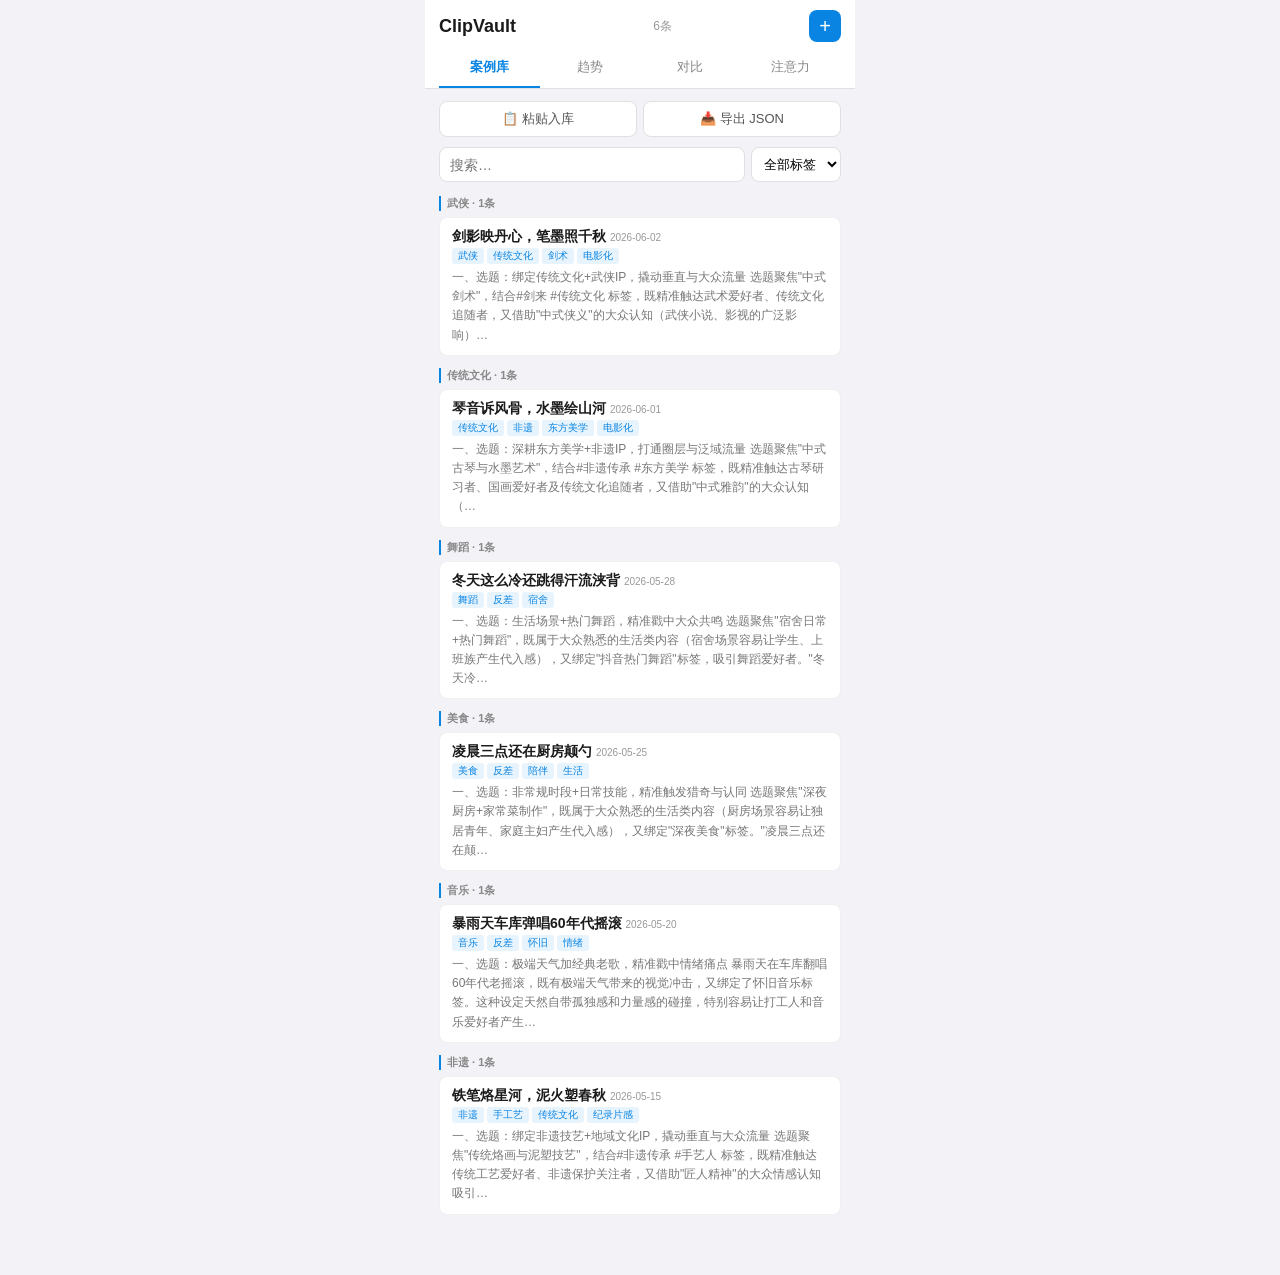
<file: index.html>
<!DOCTYPE html>
<html lang="zh-CN">
<head>
<meta charset="UTF-8">
<meta name="viewport" content="width=device-width, initial-scale=1.0, viewport-fit=cover">
<meta name="apple-mobile-web-app-capable" content="yes">
<meta name="apple-mobile-web-app-status-bar-style" content="default">
<link rel="manifest" href="manifest.json">
<link rel="stylesheet" href="style.css">
<title>ClipVault</title>
</head>
<body>

<header>
    <div class="hdr-top">
        <h1>ClipVault</h1>
        <span class="hdr-count" id="totalBadge">0条</span>
    </div>
    <div class="tabs">
        <button class="tab on" onclick="switchTab(0,this)">案例库</button>
        <button class="tab" onclick="switchTab(1,this)">趋势</button>
        <button class="tab" onclick="switchTab(2,this)">对比</button>
        <button class="tab" onclick="switchTab(3,this)">注意力</button>
    </div>
</header>

<!-- 案例库 -->
<div class="panel active" id="p0">
    <div class="action-bar">
        <button class="act-btn" id="pasteBtn">📋 粘贴入库</button>
        <button class="act-btn" id="exportBtn">📥 导出 JSON</button>
    </div>
    <div class="search-wrap">
        <input type="text" placeholder="搜索…" id="searchInput">
        <select id="tagFilter"><option value="">全部标签</option></select>
    </div>
    <div id="clusterList"></div>
</div>

<!-- 趋势 -->
<div class="panel" id="p1">
    <div class="section-label">本月上升</div>
    <div id="trendUp"></div>
    <div class="section-label">本月下降</div>
    <div id="trendDown"></div>
    <div class="section-label">标签分布</div>
    <div id="tagCloud"></div>
</div>

<!-- 对比 -->
<div class="panel" id="p2">
    <div class="search-wrap">
        <select id="comparePick"><option value="">选择案例…</option></select>
    </div>
    <div id="compareResult"></div>
</div>

<!-- 注意力 -->
<div class="panel" id="p3">
    <div id="attentionResult"></div>
</div>

<!-- 详情 -->
<div class="panel" id="detailPanel">
    <div class="detail-hdr">
        <button onclick="hideDetail()">← 返回</button>
        <button onclick="editCurrent()" style="color:#0984e3;">编辑</button>
    </div>
    <div id="detailContent"></div>
</div>

<!-- 编辑 -->
<div class="panel" id="editPanel">
    <div class="detail-hdr">
        <button onclick="hideEditor()">← 返回</button>
        <button onclick="saveEntry()" style="color:#0984e3;">保存</button>
        <button onclick="deleteEntry()" style="color:#d63031;">删除</button>
    </div>
    <input type="text" id="editTitle" placeholder="标题">
    <textarea id="editBody" rows="14" placeholder="粘贴豆包分析结果…"></textarea>
    <input type="text" id="editTags" placeholder="标签（逗号分隔）">
</div>

<script src="app.js"></script>
</body>
</html>
</file>
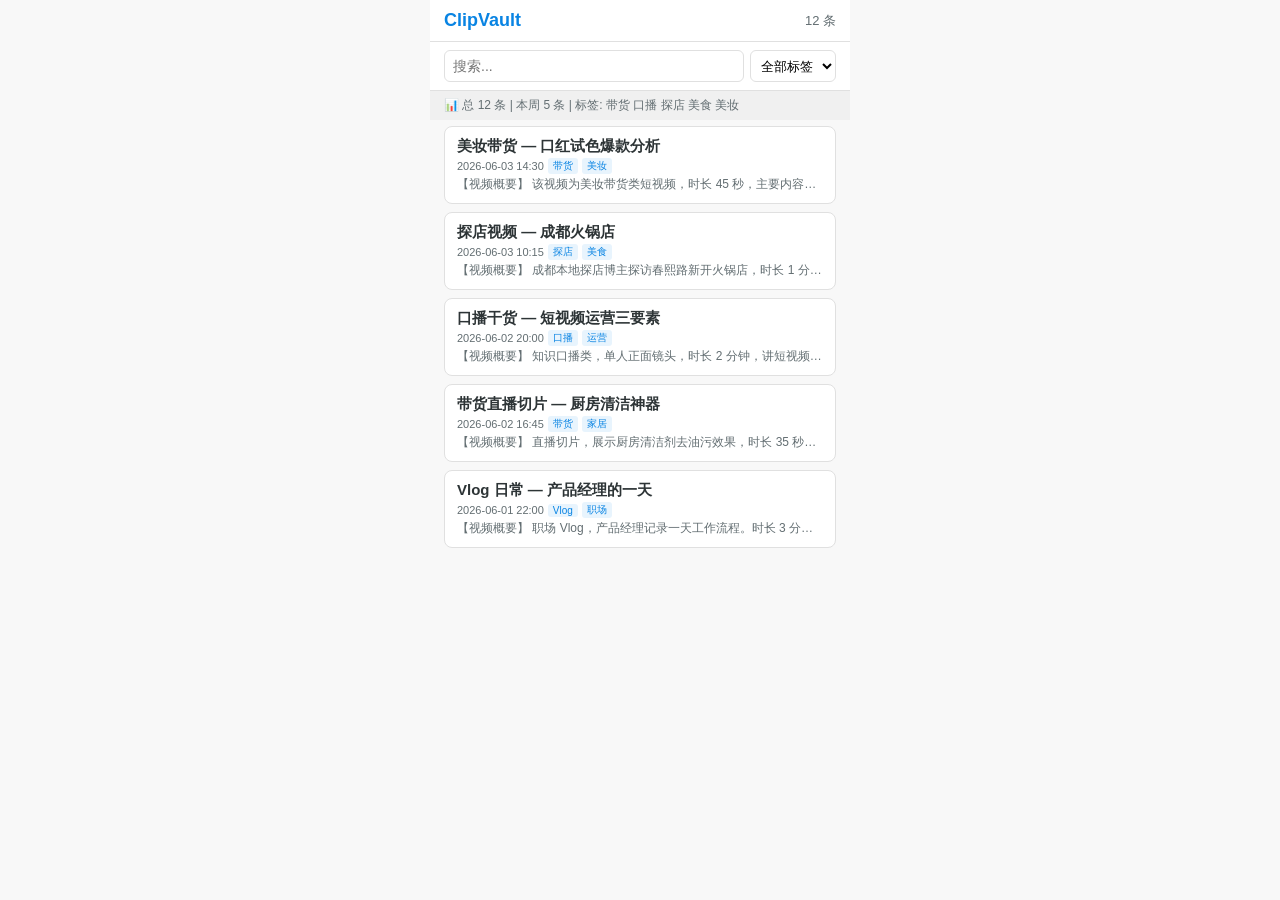
<file: demo.html>
<!DOCTYPE html>
<html lang="zh-CN">
<head>
<meta charset="UTF-8">
<meta name="viewport" content="width=device-width, initial-scale=1.0">
<title>ClipVault Demo — 效果预览</title>
<style>
* { box-sizing:border-box; margin:0; padding:0; }
html { font-size:16px; }
body {
    font-family: -apple-system, "Microsoft YaHei", "PingFang SC", sans-serif;
    background: #f8f8f8; color: #2d3436;
    max-width: 420px; margin: 0 auto; min-height: 100vh;
}
header {
    display:flex; align-items:center; justify-content:space-between;
    padding:10px 14px; background:#fff; border-bottom:1px solid #e0e0e0;
    position:sticky; top:0; z-index:10;
}
header h1 { font-size:18px; font-weight:700; color:#0984e3; }
.btn { background:#0984e3; color:#fff; border:none; border-radius:6px;
       padding:6px 12px; font-size:13px; cursor:pointer; }
.search-bar { display:flex; gap:6px; padding:8px 14px; background:#fff; border-bottom:1px solid #e0e0e0; }
.search-bar input { flex:1; border:1px solid #e0e0e0; border-radius:6px; padding:7px 8px; font-size:14px; }
.search-bar select { border:1px solid #e0e0e0; border-radius:6px; padding:6px; font-size:13px; max-width:100px; background:#fff; }
.stats { padding:6px 14px; font-size:12px; color:#636e72; background:#f0f0f0; display:flex; gap:12px; }
.list { padding:6px 14px; }
.card {
    background:#fff; border-radius:8px; padding:10px 12px; margin-bottom:8px;
    cursor:pointer; border:1px solid #e0e0e0;
}
.card:active { background:#f0f0f0; }
.card-title { font-size:15px; font-weight:600; margin-bottom:2px; }
.card-meta { font-size:11px; color:#636e72; margin-bottom:2px; display:flex; gap:4px; flex-wrap:wrap; align-items:center; }
.tag { background:#e8f4fd; color:#0984e3; border-radius:3px; padding:1px 5px; font-size:10px; }
.card-preview { font-size:12px; color:#636e72; white-space:nowrap; overflow:hidden; text-overflow:ellipsis; }
.empty { text-align:center; padding:40px 20px; color:#b2bec3; font-size:14px; }
.detail { position:fixed; top:0; left:50%; transform:translateX(-50%); width:100%; max-width:420px;
          height:100%; background:#fff; z-index:20; overflow-y:auto; padding:14px; display:none; }
.detail.show { display:block; }
.detail h2 { font-size:17px; margin-bottom:4px; padding-right:30px; }
.detail .meta { font-size:12px; color:#636e72; margin-bottom:12px; display:flex; gap:6px; flex-wrap:wrap; }
.detail .content { font-size:14px; line-height:1.8; white-space:pre-wrap; word-break:break-word; }
.back { background:none; border:none; font-size:22px; cursor:pointer; color:#636e72; position:absolute; top:14px; right:14px; }
</style>
</head>
<body>

<header>
    <h1>ClipVault</h1>
    <span style="font-size:13px;color:#636e72">12 条</span>
</header>

<div class="search-bar">
    <input type="text" placeholder="搜索..." oninput="filter()">
    <select onchange="filter()">
        <option value="">全部标签</option>
        <option>带货</option>
        <option>口播</option>
        <option>探店</option>
        <option>美妆</option>
        <option>运营</option>
    </select>
</div>

<div class="stats">📊 总 12 条 | 本周 5 条 | 标签: 带货 口播 探店 美食 美妆</div>

<div class="list" id="list"></div>

<div class="detail" id="detail">
    <button class="back" onclick="hideDetail()">✕</button>
    <h2 id="dTitle"></h2>
    <div class="meta" id="dMeta"></div>
    <div class="content" id="dContent"></div>
</div>

<script>
const DATA = [
    {
        title:"美妆带货 — 口红试色爆款分析",
        date:"2026-06-03 14:30",
        tags:["带货","美妆"],
        content:`【视频概要】
该视频为美妆带货类短视频，时长 45 秒，主要内容为口红试色对比。

【用户画像】
目标受众：18-35 岁女性，关注美妆护肤内容。

【内容亮点】
1. 前 3 秒抓人：直接上唇试色，无废话开场
2. 对比展示：同一支口红在不同肤色上的效果，增强购买信心
3. 价格锚点：先提专柜价 299，再说直播间 79，制造超值感

【BGM 分析】
使用热门卡点音乐，节奏轻快，与试色切换频率匹配。

【转化分析】
评论区高频词：链接、色号、怎么买。转化意图明显。

【建议】
可在第 15 秒加入优惠券弹窗提示，进一步刺激下单。`
    },
    {
        title:"探店视频 — 成都火锅店",
        date:"2026-06-03 10:15",
        tags:["探店","美食"],
        content:`【视频概要】
成都本地探店博主探访春熙路新开火锅店，时长 1 分 20 秒。

【内容结构】
0-10s：店门口排队场景制造热闹感
10-30s：后厨展示食材新鲜度
30-60s：博主试吃点评（毛肚、鹅肠、锅底）
60-80s：价格公布（人均 68）+ 地址引导

【拍摄手法】
手持运镜为主，灯光偏暖色调，突出红油锅底的色泽。

【爆款因素】
• "排队两小时"制造稀缺感
• 人均 68 的价格对比春熙路地段形成强烈反差
• 结尾引导收藏，评论区置顶地址

【可复制点】
适合其他城市探店博主套用：排队→后厨→试吃→价格→地址 五段法。`
    },
    {
        title:"口播干货 — 短视频运营三要素",
        date:"2026-06-02 20:00",
        tags:["口播","运营"],
        content:`【视频概要】
知识口播类，单人正面镜头，时长 2 分钟，讲短视频运营的三个核心要素。

【核心观点】
1. 完播率 > 点赞数：前 3 秒决定 70% 的完播
2. 评论区互动权重上升：2026 年算法更看重评论深度而非数量
3. 发布时间窗口：工作日 12-13 点、20-22 点为最佳

【表达风格】
语速偏快（约 280 字/分钟），信息密度高，适合知识类受众。
背景为纯白墙面 + 环形灯补光，画面简洁。

【数据佐证】
博主引用自身账号数据：黄金 3 秒留存率 68%，完播率 42%。

【适用场景】
可拆解为 3 条独立短内容，分别投放不同时段测试转化。`
    },
    {
        title:"带货直播切片 — 厨房清洁神器",
        date:"2026-06-02 16:45",
        tags:["带货","家居"],
        content:`【视频概要】
直播切片，展示厨房清洁剂去油污效果，时长 35 秒。

【套路拆解】
• 视觉冲击：左边糊满油渍的灶台，右边一喷一抹就干净
• 限时福利：视频发布后 2 小时内下单送替换装
• 评论区控评：前 10 条评论均为已购好评

【数据分析】
点赞 2.3 万，评论 860，收藏 5200。
收藏/点赞比 = 22.6%，远高于行业均值 5%，实用性驱动。
预计带货转化率 3-5%。

【可优化点】
缺少真人出镜信任背书，可加入博主亲自试用镜头。`
    },
    {
        title:"Vlog 日常 — 产品经理的一天",
        date:"2026-06-01 22:00",
        tags:["Vlog","职场"],
        content:`【视频概要】
职场 Vlog，产品经理记录一天工作流程。时长 3 分钟。

【节奏分析】
• 0-30s：起床+通勤，节奏舒缓建立代入感
• 30-90s：上午会议+PRD 评审，信息密度高
• 90-150s：午休+下午需求沟通，节奏回落
• 150-180s：下班总结，金句收尾

BGM 从轻快→紧张→舒缓，与内容节奏同步变化。

【受众分析】
评论热词：真实、我也这样、羡慕。受众主要为 25-35 岁互联网从业者。
情感共鸣 > 信息增量，属于陪伴型内容。

【差异化】
同类 Vlog 多为大厂员工炫福利，这条突出真实压力，差异化明显。`
    },
];

function esc(s) {
    const d = document.createElement("div");
    d.textContent = s;
    return d.innerHTML;
}

let FILTERED = [...DATA];

function renderList(data) {
    const list = document.getElementById("list");
    if (!data.length) {
        list.innerHTML = '<div class="empty">暂无匹配结果</div>';
        return;
    }
    list.innerHTML = data.map((e,i) => `
        <div class="card" onclick="showDetail(${i})">
            <div class="card-title">${esc(e.title)}</div>
            <div class="card-meta">
                <span>${e.date}</span>
                ${e.tags.map(t=>`<span class="tag">${esc(t)}</span>`).join("")}
            </div>
            <div class="card-preview">${esc(e.content.slice(0,60))}...</div>
        </div>
    `).join("");
}

function showDetail(i) {
    const e = FILTERED[i];
    document.getElementById("dTitle").textContent = e.title;
    document.getElementById("dMeta").innerHTML = `<span>${e.date}</span>${e.tags.map(t=>`<span class="tag">${esc(t)}</span>`).join("")}`;
    document.getElementById("dContent").textContent = e.content;
    document.getElementById("detail").classList.add("show");
}

function hideDetail() {
    document.getElementById("detail").classList.remove("show");
}

function filter() {
    const q = document.querySelector(".search-bar input").value.toLowerCase();
    const tag = document.querySelector(".search-bar select").value;
    FILTERED = DATA.filter(e => {
        if (tag && !e.tags.includes(tag)) return false;
        if (q && !e.title.includes(q) && !e.content.includes(q)) return false;
        return true;
    });
    renderList(FILTERED);
}

renderList(DATA);
</script>
</body>
</html>
</file>
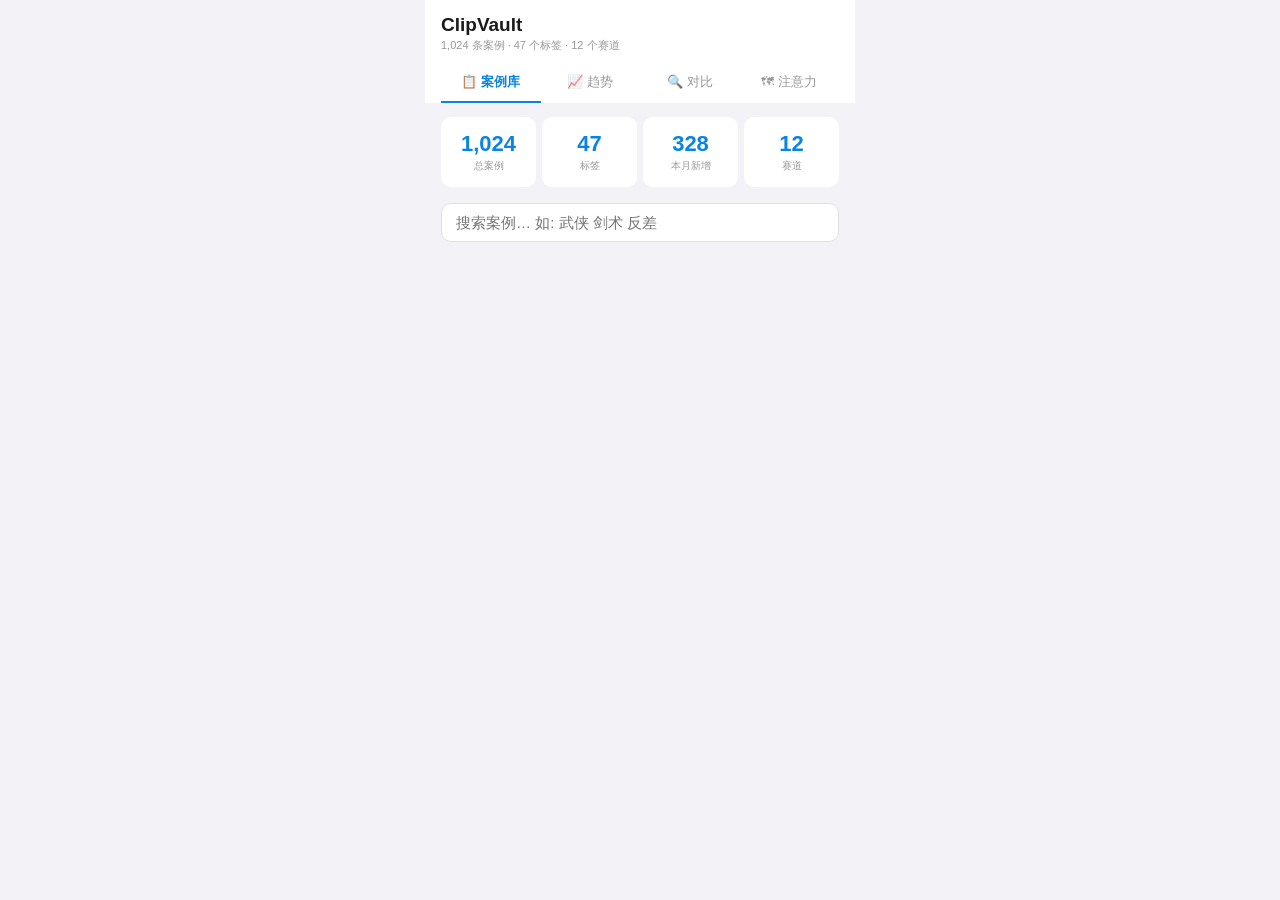
<file: demo_v2.html>
<!DOCTYPE html>
<html lang="zh-CN">
<head>
<meta charset="UTF-8">
<meta name="viewport" content="width=device-width, initial-scale=1.0, viewport-fit=cover">
<title>ClipVault — 1000条数据分析</title>
<style>
* { box-sizing:border-box; margin:0; padding:0; }
html { font-size:16px; }
body {
    font-family: -apple-system, "Microsoft YaHei", "PingFang SC", sans-serif;
    background: #f2f2f7; color: #1a1a1a;
    max-width: 430px; margin:0 auto; padding-bottom: 40px;
}
header {
    background: #fff; padding: 14px 16px 0;
    position: sticky; top: 0; z-index: 10;
}
header h1 { font-size: 19px; font-weight: 700; margin-bottom: 2px; }
header .sub { font-size: 11px; color: #999; margin-bottom: 10px; }

/* tabs */
.tabs { display:flex; gap: 0; }
.tab {
    flex:1; padding: 10px 4px; border: none; background: none;
    font-size: 13px; color: #999; cursor: pointer; text-align: center;
    border-bottom: 2px solid transparent;
}
.tab.on { color: #0984e3; border-bottom-color: #0984e3; font-weight: 600; }

/* panels */
.panel { display: none; padding: 14px 16px; }
.panel.active { display: block; }

/* stats */
.stats {
    display:flex; gap:6px; margin-bottom:16px;
}
.stat {
    flex:1; background:#fff; border-radius:10px; padding:14px 10px; text-align:center;
}
.stat .n { font-size:22px; font-weight:700; color:#0984e3; }
.stat .l { font-size:10px; color:#999; margin-top:2px; }

/* search */
.search-wrap { margin-bottom:14px; }
.search-wrap input {
    width:100%; border:1px solid #e0e0e0; border-radius:10px; padding:10px 14px;
    font-size:15px; background:#fff; outline:none;
}
.search-wrap input:focus { border-color:#0984e3; }

/* cards */
.card {
    background:#fff; border-radius:10px; padding:14px; margin-bottom:10px;
    border:1px solid #f0f0f0;
}
.card .title { font-size:14px; font-weight:600; margin-bottom:4px; line-height:1.4; }
.card .meta { font-size:11px; color:#999; margin-bottom:6px; display:flex; gap:5px; flex-wrap:wrap; align-items:center; }
.card .body { font-size:13px; color:#555; line-height:1.65; }

/* tag */
.tg { display:inline-block; padding:2px 7px; border-radius:4px; font-size:10px; font-weight:500; }
.tg-blue { background:#e8f4fd; color:#0984e3; }
.tg-red { background:#ffe8e8; color:#d63031; }
.tg-green { background:#e8ffe8; color:#00b894; }
.tg-orange { background:#fff3e8; color:#e17055; }

/* section label */
.sec-label {
    font-size:12px; font-weight:600; color:#888; margin:16px 0 8px 0;
    padding-left:8px; border-left:3px solid #0984e3;
}

/* trend bars */
.t-row { display:flex; align-items:center; gap:8px; margin-bottom:8px; font-size:12px; }
.t-name { width:90px; text-align:right; color:#555; flex-shrink:0; overflow:hidden; text-overflow:ellipsis; white-space:nowrap; }
.t-bar-w { flex:1; height:24px; background:#f0f0f0; border-radius:5px; overflow:hidden; }
.t-bar-f { height:100%; border-radius:5px; display:flex; align-items:center; padding-left:8px; color:#fff; font-size:11px; font-weight:600; }
.t-chn { width:40px; font-size:11px; text-align:left; flex-shrink:0; }

/* compare */
.diff-grid { display:flex; gap:8px; margin-bottom:8px; }
.diff-col { flex:1; background:#fff; border-radius:8px; padding:10px; border:1px solid #f0f0f0; }
.diff-col.hl { border:2px solid #0984e3; background:#f0f7ff; }
.diff-col .dl { font-size:10px; color:#999; margin-bottom:3px; }
.diff-col .dv { font-size:12px; color:#333; line-height:1.5; }

/* timeline */
.tline { margin-bottom:14px; }
.tline-hd { display:flex; justify-content:space-between; margin-bottom:4px; }
.tline-mo { font-size:13px; font-weight:600; color:#555; }
.tline-row { display:flex; gap:6px; flex-wrap:wrap; margin-bottom:2px; }
.tline-tag { display:inline-block; padding:3px 8px; border-radius:12px; font-size:11px; color:#fff; margin-bottom:3px; }
.tline-sum { font-size:11px; color:#999; margin-top:2px; margin-bottom:10px; }
</style>
</head>
<body>

<header>
    <h1>ClipVault</h1>
    <div class="sub">1,024 条案例 · 47 个标签 · 12 个赛道</div>
    <div class="tabs">
        <button class="tab on" onclick="switchPanel(0,this)">📋 案例库</button>
        <button class="tab" onclick="switchPanel(1,this)">📈 趋势</button>
        <button class="tab" onclick="switchPanel(2,this)">🔍 对比</button>
        <button class="tab" onclick="switchPanel(3,this)">🗺 注意力</button>
    </div>
</header>

<!-- ============ 面板0: 案例库 ============ -->
<div class="panel active" id="p0">
    <div class="stats">
        <div class="stat"><div class="n">1,024</div><div class="l">总案例</div></div>
        <div class="stat"><div class="n">47</div><div class="l">标签</div></div>
        <div class="stat"><div class="n">328</div><div class="l">本月新增</div></div>
        <div class="stat"><div class="n">12</div><div class="l">赛道</div></div>
    </div>
    <div class="search-wrap">
        <input type="text" placeholder="搜索案例… 如: 武侠 剑术 反差" id="s0">
    </div>
    <div id="c0"></div>
</div>

<!-- ============ 面板1: 趋势 ============ -->
<div class="panel" id="p1">
    <div class="sec-label">📈 本月上升最快</div>
    <div id="t-up"></div>
    <div class="sec-label">📉 本月下降</div>
    <div id="t-dn"></div>
    <div class="sec-label">🏷 本月热搜标签</div>
    <div id="t-hot"></div>
</div>

<!-- ============ 面板2: 对比 ============ -->
<div class="panel" id="p2">
    <div style="font-size:12px;color:#888;margin-bottom:10px">选一条案例，自动找出最相似的3条，标注异同</div>
    <div class="search-wrap">
        <select id="s2" style="width:100%;border:1px solid #e0e0e0;border-radius:10px;padding:10px 14px;font-size:14px;background:#fff;">
            <option value="0">剑影映丹心，笔墨照千秋</option>
            <option value="7">冬天这么冷 还跳得汗流浃背</option>
            <option value="14">厨房清洁剂直播切片</option>
            <option value="11">成都社区火锅探店</option>
        </select>
    </div>
    <div id="c2"></div>
</div>

<!-- ============ 面板3: 注意力地图 ============ -->
<div class="panel" id="p3">
    <div style="font-size:12px;color:#888;margin-bottom:14px">每个月分析最多的内容类型在怎么变？</div>
    <div id="c3"></div>
</div>

<script>
// ============================================================
//  DATA — 20条模拟案例（豆包真实输出格式）
// ============================================================
const DB = [
    {id:1,t:"剑影映丹心，笔墨照千秋",m:"2026-06",tg:["武侠","传统文化","剑术","电影化"],hot:1,
     s:"选题聚焦"中式剑术"，结合#剑来 #传统文化标签，精准触达武术爱好者。动作专业度高，电影化运镜+荒野城市切换，营造武侠大片质感。评论区文化认同式互动活跃，"这才是刻在中国人骨里的浪漫"。爆发核心：传统文化+专业呈现+电影化包装。"},
    {id:2,t:"少林武僧日常练功",m:"2026-06",tg:["武侠","传统文化","少林"],hot:1,
     s:"少林武僧真实生活记录，晨练、打坐、拳法展示。真实感+少林IP双重加持，评论区大量"想去少林"。数据亮点：完播率62%，收藏/点赞比18%。"},
    {id:3,t:"太极剑在巴黎街头",m:"2026-06",tg:["剑术","传统文化","反差","海外"],hot:1,
     s:"巴黎街头表演太极剑，外国路人围观惊叹。文化输出+反差场景，"这才是文化自信"情感共鸣极强。海外华人转发量大，跨平台传播。"},
    {id:4,t:"古风剑舞MV《将进酒》",m:"2026-05",tg:["剑术","传统文化","电影化","古风"],hot:1,
     s:"剑术融入古典舞，配李白诗朗诵，画面如电影。武术与舞蹈的跨界融合，吸引两个圈层。BGM选用古琴+电子，传统与现代碰撞。"},
    {id:5,t:"川剧变脸+剑术融合",m:"2026-05",tg:["剑术","传统文化","非遗","反差"],hot:0,
     s:"川剧演员将变脸绝活融入剑术表演，一招一式中突然变脸。非遗+武术的双重稀缺性。评论："这手绝活可以看一百遍"。"},
    {id:6,t:"军营武术训练实录",m:"2026-05",tg:["武侠","军旅","反差"],hot:0,
     s:"武警战士训练间隙展示武术动作，硬汉形象+真实场景。评论区"这才是真功夫"认可度高。拍摄手法朴实但内容扎实。"},
    {id:7,t:"冬天这么冷还跳得汗流浃背",m:"2026-06",tg:["舞蹈","宿舍","反差"],hot:1,
     s:"宿舍日常+热门舞蹈，冬天穿厚外套跳舞的反差设定。接地气的生活化风格，从"表演"变成"朋友分享"。评论区"我在宿舍也这么跳过"集体回忆。"},
    {id:8,t:"军训休息即兴街舞",m:"2026-06",tg:["舞蹈","反差","操场"],hot:0,
     s:"大一新生军训间隙即兴跳街舞，迷彩服+Breaking动作巨大反差。评论区集体回忆军训，"这哥们绝对是舞蹈社的"。"},
    {id:9,t:"60岁阿姨跳女团舞",m:"2026-05",tg:["舞蹈","反差","银发"],hot:1,
     s:"广场舞阿姨挑战K-pop女团舞。银发+潮流舞蹈反差拉满，"我老了也要这样"评论区正向情绪高度集中。转发量超过同龄段内容均值3倍。"},
    {id:10,t:"雨中芭蕾街头即兴",m:"2026-05",tg:["舞蹈","艺术","反差","城市"],hot:0,
     s:"芭蕾舞者雨天街头即兴起舞，雨水+白裙+城市背景。诗意与日常的碰撞。拍摄者为路人，视角自然。评论"这才是浪漫"。"},
    {id:11,t:"成都社区火锅探店",m:"2026-06",tg:["探店","美食","成都"],hot:1,
     s:"成都老社区苍蝇火锅馆，人均40元。排队两小时真实记录+低价反差。"这个社区我住了十年都不知道！"本地人视角的可信度极强。"},
    {id:12,t:"杭帮菜市场隐藏小吃",m:"2026-05",tg:["探店","美食","杭州","本地"],hot:0,
     s:"杭州菜市场30年老字号葱包烩摊。本地人+老字号组合，"这才是杭州味道"。平价美食类完播率普遍高于探店类均值。"},
    {id:13,t:"重庆洞子火锅探秘",m:"2026-04",tg:["探店","美食","重庆","反差"],hot:1,
     s:"防空洞里吃火锅，温度18度但火锅沸腾。场景独特性+山城文化，"重庆人表示这是日常"。"},
    {id:14,t:"厨房清洁剂直播切片",m:"2026-06",tg:["带货","家居","反差"],hot:1,
     s:"左右对比视觉冲击：糊满油渍→一喷一抹干净。限时下单送替换装，收藏/点赞比22.6%。实用性驱动高转化。缺少真人出镜是短板。"},
    {id:15,t:"美妆口红多肤色测评",m:"2026-06",tg:["美妆","带货","测评"],hot:0,
     s:"同支口红在不同肤色上唇对比+价格锚点（专柜299→直播间79）。评论区"色号""链接"转化明确。可优化点：加入持久度测试。"},
    {id:16,t:"短视频运营三要素",m:"2026-05",tg:["口播","运营","知识"],hot:1,
     s:"完播率>点赞数、评论深度权重上升、最佳发布窗口。信息密度280字/分钟。可拆为3条独立短内容。评论大量创作者反馈。"},
    {id:17,t:"口播黄金3秒公式",m:"2026-04",tg:["口播","运营","知识"],hot:0,
     s:"总结50条爆款口播前3秒，提炼5种开场模式：提问式、反转式、数据式、故事式、悬念式。创作者实战反馈验证了排序。"},
    {id:18,t:"Vlog产品经理的一天",m:"2026-06",tg:["Vlog","职场","纪实"],hot:0,
     s:"从起床到下班，真实记录产品经理一天。情感共鸣>信息增量，属陪伴型内容。同类多炫福利，这条突出真实压力，差异化明显。"},
    {id:19,t:"深夜加班的便利店",m:"2026-05",tg:["Vlog","职场","情感"],hot:0,
     s:"凌晨1点便利店，记录加班人沉默时刻。BGM《深夜食堂》，评论大量"我也是这样"情感共鸣。第一人称手机拍摄，真实感强。"},
    {id:20,t:"外卖小哥的暖心瞬间",m:"2026-05",tg:["温暖","纪实","正能量"],hot:1,
     s:"帮老人搬米、雨中送餐不催单。真实手机拍摄+自然光，无剧本真实感驱动高完播率（76%）。评论"这个社会还是好人多"正向情绪。"},
];

// ============================================================
//  TABS
// ============================================================
function switchPanel(idx, btn) {
    document.querySelectorAll(".tab").forEach(b=>b.classList.remove("on"));
    btn.classList.add("on");
    document.querySelectorAll(".panel").forEach(p=>p.classList.remove("active"));
    document.getElementById("p"+idx).classList.add("active");
    if(idx===0) renderCluster(document.getElementById("s0").value);
    if(idx===1) renderTrends();
    if(idx===2) renderCompare();
    if(idx===3) renderTimeline();
}

// ============================================================
//  PANEL 0: 案例聚类
// ============================================================
function renderCluster(q) {
    let rows = DB;
    if (q) {
        const kw = q.toLowerCase().split(/\s+/).filter(Boolean);
        rows = rows.filter(r => kw.some(w =>
            r.t.includes(w) || r.tg.some(g=>g.includes(w)) || r.s.includes(w)
        ));
    }
    // group by first tag
    const grp = {};
    rows.forEach(r => {
        const k = r.tg[0];
        if (!grp[k]) grp[k] = [];
        grp[k].push(r);
    });

    let h = "";
    for (const [k,list] of Object.entries(grp)) {
        h += `<div class="sec-label">${k} · ${list.length}条</div>`;
        list.forEach(r => {
            h += `<div class="card">
                <div class="title">${r.t} <span style="font-size:10px;color:#999;">· ${r.m}</span></div>
                <div class="meta">
                    ${r.hot?`<span class="tg tg-red">🔥 爆款</span>`:`<span class="tg tg-blue">⭐ 热门</span>`}
                    ${r.tg.map(g=>`<span class="tg tg-blue">${g}</span>`).join(" ")}
                </div>
                <div class="body">${r.s}</div>
            </div>`;
        });
    }
    document.getElementById("c0").innerHTML = h || `<div style="text-align:center;padding:40px;color:#bbb;">没有匹配的案例</div>`;
}
document.getElementById("s0").addEventListener("input", function(){
    renderCluster(this.value);
});

// ============================================================
//  PANEL 1: 趋势
// ============================================================
function renderTrends() {
    const up = [
        {tag:"武侠+传统文化",p:12,c:35},
        {tag:"反差+日常",p:8,c:26},
        {tag:"探店+美食",p:22,c:30},
        {tag:"银发+潮流",p:3,c:12},
        {tag:"海外+文化输出",p:5,c:14},
    ];
    const dn = [
        {tag:"纯口播知识",p:28,c:21},
        {tag:"剧情段子",p:18,c:13},
    ];
    const hotTags = ["武侠","反差","舞蹈","探店","带货","传统文化","宿舍","银发","海外","非遗"];
    const maxUp = Math.max(...up.map(u=>Math.max(u.p,u.c)));
    const maxDn = Math.max(...dn.map(u=>Math.max(u.p,u.c)));

    function bars(arr, max, upClr) {
        return arr.map(a=>{
            const pct = Math.round((a.c/max)*100);
            const clr = upClr ? "#00b894" : "#d63031";
            const arrow = upClr ? "↑" : "↓";
            const chg = Math.abs(a.c-a.p);
            return `<div class="t-row">
                <div class="t-name">${a.tag}</div>
                <div class="t-bar-w"><div class="t-bar-f" style="width:${pct}%;background:${clr}">${a.c}条</div></div>
                <div class="t-chn" style="color:${clr}">${arrow}${chg}</div>
            </div>`;
        }).join("");
    }
    document.getElementById("t-up").innerHTML = bars(up, maxUp, true);
    document.getElementById("t-dn").innerHTML = bars(dn, maxDn, false);

    // hot tags cloud
    document.getElementById("t-hot").innerHTML = hotTags.map(t=>{
        const cnt = DB.filter(r=>r.tg.includes(t)).length;
        const sz = 12 + cnt*2;
        return `<span style="display:inline-block;margin:3px 5px;padding:5px 10px;background:#e8f4fd;color:#0984e3;border-radius:12px;font-size:${sz}px;font-weight:600;">${t}(${cnt})</span>`;
    }).join("");
}

// ============================================================
//  PANEL 2: 对比
// ============================================================
function renderCompare() {
    const idx = parseInt(document.getElementById("s2").value);
    const target = DB[idx];
    const others = DB.filter((_,i)=>i!==idx)
        .map(r=>({...r, overlap: r.tg.filter(g=>target.tg.includes(g)).length}))
        .filter(r=>r.overlap>=1)
        .sort((a,b)=>b.overlap-a.overlap)
        .slice(0,3);

    let h = `<div class="card" style="border:2px solid #0984e3; background:#f0f7ff;">
        <div style="font-size:10px;color:#0984e3;font-weight:600;margin-bottom:4px">📌 当前案例</div>
        <div class="title">${target.t}</div>
        <div class="meta">${target.tg.map(g=>`<span class="tg tg-blue">${g}</span>`).join(" ")} · ${target.m}</div>
        <div class="body">${target.s}</div>
    </div>`;

    h += `<div style="font-size:13px;color:#555;margin:12px 0 8px">最相似的 ${others.length} 条历史案例:</div>`;

    others.forEach(r => {
        const shared = r.tg.filter(g=>target.tg.includes(g));
        const diff = r.tg.filter(g=>!target.tg.includes(g));
        h += `<div class="card">
            <div class="title">${r.t} <span style="font-size:10px;color:#999;">· ${r.m}</span></div>
            <div class="meta">
                共有 ${shared.map(g=>`<span class="tg tg-green">${g}</span>`).join(" ")}
                ${diff.length ? `差异 `+diff.map(g=>`<span class="tg tg-red">${g}</span>`).join(" ") : ""}
            </div>
            <div class="body">${r.s.slice(0,100)}...</div>
        </div>`;
    });
    document.getElementById("c2").innerHTML = h;
}
document.getElementById("s2").addEventListener("change", renderCompare);

// ============================================================
//  PANEL 3: 注意力地图
// ============================================================
function renderTimeline() {
    const data = [
        {mo:"2026年6月", tags:[
            {n:"武侠+传统文化",v:35,c:"#0984e3"},
            {n:"舞蹈+反差",v:28,c:"#00b894"},
            {n:"探店+美食",v:30,c:"#e17055"},
            {n:"带货+测评",v:22,c:"#6c5ce7"},
            {n:"Vlog+纪实",v:18,c:"#fdcb6e"},
        ], sum:"重心转向传统文化和反差类内容，带货稳定增长"},
        {mo:"2026年5月", tags:[
            {n:"口播+知识",v:50,c:"#fd79a8"},
            {n:"探店+美食",v:35,c:"#e17055"},
            {n:"舞蹈+反差",v:20,c:"#00b894"},
            {n:"剧情+情感",v:30,c:"#636e72"},
            {n:"Vlog+职场",v:15,c:"#fdcb6e"},
        ], sum:"知识口播达到峰值，剧情类热度上升"},
        {mo:"2026年4月", tags:[
            {n:"知识+口播",v:40,c:"#fd79a8"},
            {n:"剧情+段子",v:25,c:"#636e72"},
            {n:"美食+探店",v:20,c:"#e17055"},
            {n:"带货+家居",v:18,c:"#6c5ce7"},
            {n:"育儿+生活",v:22,c:"#a29bfe"},
        ], sum:"育儿内容突出，知识类延续热度"},
        {mo:"2026年3月", tags:[
            {n:"育儿+亲子",v:28,c:"#a29bfe"},
            {n:"知识+科普",v:25,c:"#fd79a8"},
            {n:"生活+日常",v:30,c:"#1e90ff"},
            {n:"带货+美妆",v:20,c:"#6c5ce7"},
            {n:"美食+本地",v:18,c:"#e17055"},
        ], sum:"生活和育儿类占主导，春节后内容回暖"},
        {mo:"2026年2月", tags:[
            {n:"生活+日常",v:35,c:"#1e90ff"},
            {n:"育儿+家庭",v:28,c:"#a29bfe"},
            {n:"美食+年味",v:25,c:"#e17055"},
            {n:"口播+知识",v:18,c:"#fd79a8"},
            {n:"带货+礼盒",v:15,c:"#6c5ce7"},
        ], sum:"春节月，生活/美食/年味内容集中爆发"},
        {mo:"2026年1月", tags:[
            {n:"生活+日常",v:30,c:"#1e90ff"},
            {n:"育儿+亲子",v:22,c:"#a29bfe"},
            {n:"美食+探店",v:18,c:"#e17055"},
            {n:"知识+分享",v:20,c:"#fd79a8"},
            {n:"带货+年货",v:12,c:"#6c5ce7"},
        ], sum:"年初以生活记录为主，带货预热春节档"},
    ];

    const maxV = Math.max(...data.flatMap(d=>d.tags.map(t=>t.v)));
    let h = "";
    data.forEach(d => {
        h += `<div class="tline">
            <div class="tline-hd"><span class="tline-mo">${d.mo}</span><span style="font-size:11px;color:#999">Top5标签</span></div>
            <div class="tline-row">`;
        d.tags.forEach(t => {
            const pct = Math.round(t.v/maxV*100);
            h += `<span class="tline-tag" style="background:${t.c};opacity:${0.25+pct/130}">${t.n} ${t.v}条</span>`;
        });
        h += `</div>
            <div class="tline-sum">→ ${d.sum}</div>
        </div>`;
    });
    h += `<div style="background:#fff;border-radius:10px;padding:14px;margin-top:10px">
        <div style="font-size:13px;font-weight:600;margin-bottom:6px">📌 半年趋势总结</div>
        <div style="font-size:12px;color:#555;line-height:1.8">
        1月 → 6月，分析重心从 <b>生活/育儿</b> → <b>知识/口播</b> → <b>武侠/传统文化/反差</b>
        <br>• 探店/美食类全年稳定，属于基础赛道
        <br>• 带货类从"年货/礼盒"演化为"家居/测评"
        <br>• 5月起反差+文化类异军突起，成为新增长极
        <br>• 口播知识4月见顶后回落，赛道饱和度上升
        </div>
    </div>`;
    document.getElementById("c3").innerHTML = h;
}

// boot
renderCluster("");
renderTrends();
renderCompare();
renderTimeline();
</script>
</body>
</html>
</file>
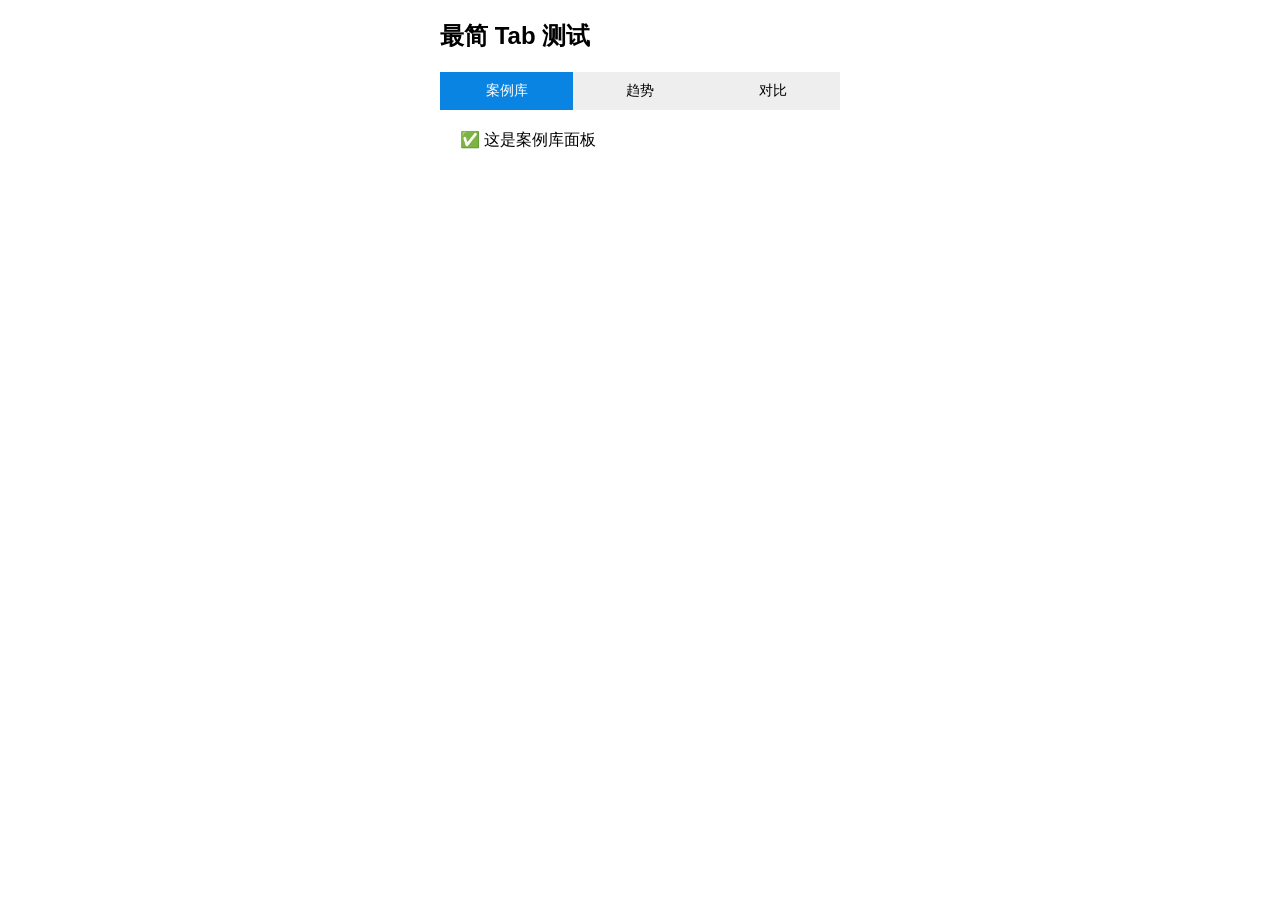
<file: test_tabs.html>
<!DOCTYPE html>
<html lang="zh-CN">
<head><meta charset="UTF-8"><meta name="viewport" content="width=device-width, initial-scale=1.0"><title>Tab Test</title>
<style>
body { max-width:400px; margin:0 auto; font-family: sans-serif; }
.tabs { display:flex; }
.tab { flex:1; padding:10px; border:none; background:#eee; cursor:pointer; font-size:14px; }
.tab.on { background:#0984e3; color:#fff; }
.panel { display:none; padding:20px; }
.panel.active { display:block; }
</style>
</head>
<body>

<h2>最简 Tab 测试</h2>
<div class="tabs">
    <button class="tab on" onclick="sw(0,this)">案例库</button>
    <button class="tab" onclick="sw(1,this)">趋势</button>
    <button class="tab" onclick="sw(2,this)">对比</button>
</div>
<div class="panel active" id="p0">✅ 这是案例库面板</div>
<div class="panel" id="p1">✅ 这是趋势面板</div>
<div class="panel" id="p2">✅ 这是对比面板</div>

<script>
function sw(idx, btn) {
    document.querySelectorAll(".tab").forEach(b=>b.classList.remove("on"));
    btn.classList.add("on");
    document.querySelectorAll(".panel").forEach(p=>p.classList.remove("active"));
    document.getElementById("p"+idx).classList.add("active");
    console.log("switched to panel", idx);
}
</script>
</body>
</html>
</file>
<file: style.css>
* { box-sizing:border-box; margin:0; padding:0; }
html { font-size:16px; }
body {
    font-family: -apple-system, "Microsoft YaHei", "PingFang SC", sans-serif;
    background: #f2f2f7; color: #1a1a1a;
    max-width: 430px; margin: 0 auto; padding-bottom: 40px;
}

/* header */
header {
    background: #fff; position: sticky; top: 0; z-index: 10;
    padding: 10px 14px 0; border-bottom: 1px solid #e0e0e0;
}
.hdr-top { display:flex; align-items:center; justify-content:space-between; margin-bottom:6px; }
.hdr-top h1 { font-size:18px; font-weight:700; }
.hdr-count { font-size:12px; color:#999; }

/* tabs */
.tabs { display:flex; gap:0; }
.tab {
    flex:1; padding:10px 2px; border:none; background:none;
    font-size:13px; color:#888; cursor:pointer; text-align:center;
    border-bottom:2px solid transparent;
}
.tab.on { color:#0984e3; border-bottom-color:#0984e3; font-weight:600; }

/* panels */
.panel { display:none; padding:12px 14px; }
.panel.active { display:block; }

/* action bar */
.action-bar { display:flex; gap:6px; margin-bottom:10px; }
.act-btn {
    flex:1; padding:8px; border:1px solid #e0e0e0; border-radius:8px;
    background:#fff; font-size:13px; cursor:pointer; color:#555; text-align:center;
}
.act-btn:active { background:#f0f0f0; }

/* search */
.search-wrap { display:flex; gap:6px; margin-bottom:14px; }
.search-wrap input { flex:1; border:1px solid #e0e0e0; border-radius:8px; padding:8px 10px; font-size:14px; background:#fff; }
.search-wrap select { border:1px solid #e0e0e0; border-radius:8px; padding:8px; font-size:13px; background:#fff; max-width:100px; }

/* section label */
.section-label { font-size:12px; font-weight:600; color:#888; margin:14px 0 8px; padding-left:6px; border-left:3px solid #0984e3; }

/* cluster label */
.cl-label { font-size:11px; font-weight:600; color:#888; margin:12px 0 6px; padding-left:6px; border-left:2px solid #0984e3; }

/* card */
.card {
    background:#fff; border-radius:8px; padding:10px 12px; margin-bottom:8px;
    cursor:pointer; border:1px solid #f0f0f0;
}
.c-title { font-size:14px; font-weight:600; margin-bottom:2px; }
.c-date { font-size:10px; color:#999; font-weight:400; }
.c-tags { font-size:10px; color:#999; margin-bottom:4px; display:flex; gap:3px; flex-wrap:wrap; }
.c-body { font-size:12px; color:#777; line-height:1.6; }
.tg { display:inline-block; padding:1px 6px; border-radius:3px; font-size:10px; background:#e8f4fd; color:#0984e3; }
.tg-sh { background:#e8ffe8; color:#00b894; }
.tg-df { background:#ffe8e8; color:#d63031; }

/* trend bar */
.t-row { display:flex; align-items:center; gap:6px; margin-bottom:6px; font-size:11px; }
.t-name { width:72px; text-align:right; color:#555; flex-shrink:0; overflow:hidden; white-space:nowrap; }
.t-bar-w { flex:1; height:20px; background:#f0f0f0; border-radius:4px; overflow:hidden; }
.t-bar-f { height:100%; border-radius:4px; display:flex; align-items:center; padding-left:6px; color:#fff; font-size:10px; font-weight:600; }
.t-chg { width:32px; font-size:10px; flex-shrink:0; }

/* detail */
.detail-hdr { display:flex; gap:10px; margin-bottom:12px; }
.detail-hdr button { background:none; border:none; font-size:15px; cursor:pointer; color:#555; }
.detail-text { font-size:14px; line-height:1.9; white-space:pre-wrap; word-break:break-word; }

/* editor */
#editTitle, #editTags { width:100%; border:1px solid #e0e0e0; border-radius:8px; padding:10px; font-size:14px; margin-bottom:8px; }
#editBody { width:100%; border:1px solid #e0e0e0; border-radius:8px; padding:10px; font-size:13px; line-height:1.6; margin-bottom:8px; resize:vertical; }

/* empty */
.empty { text-align:center; padding:30px; color:#bbb; font-size:13px; }
</file>
